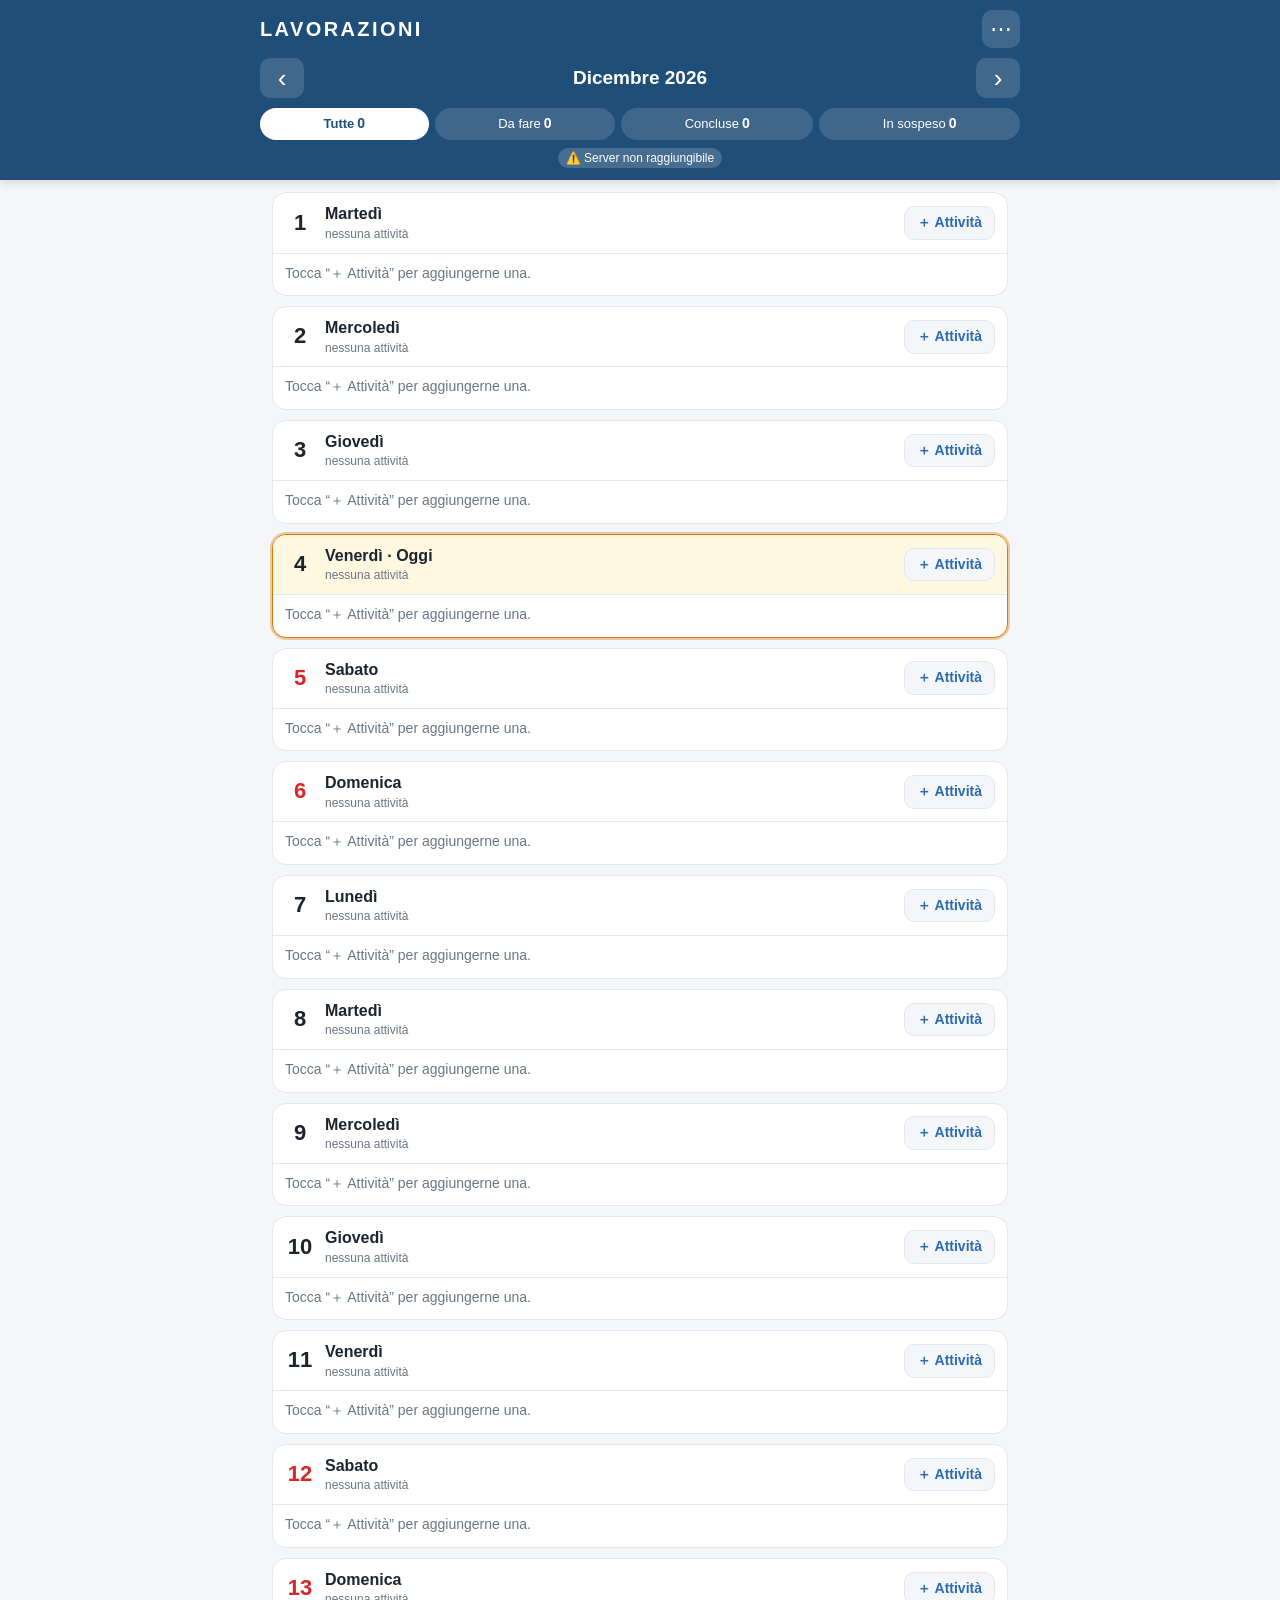
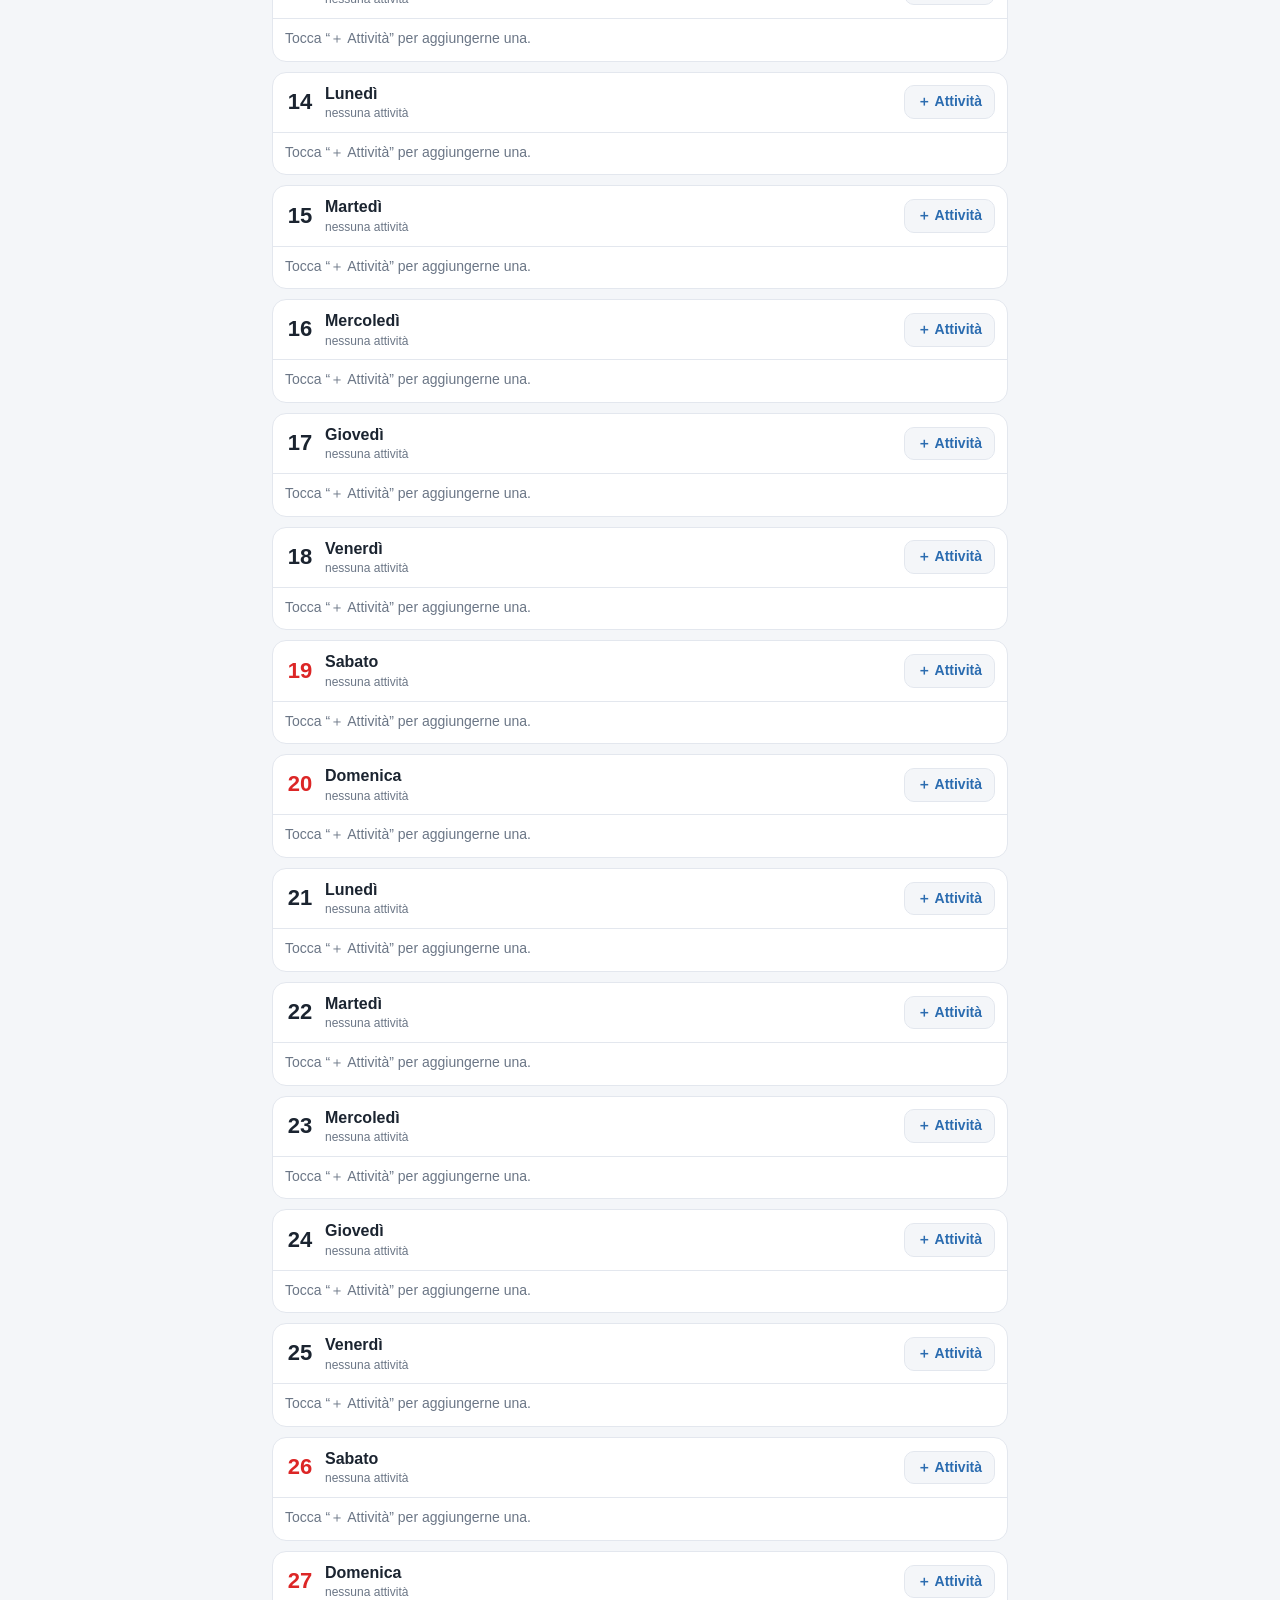
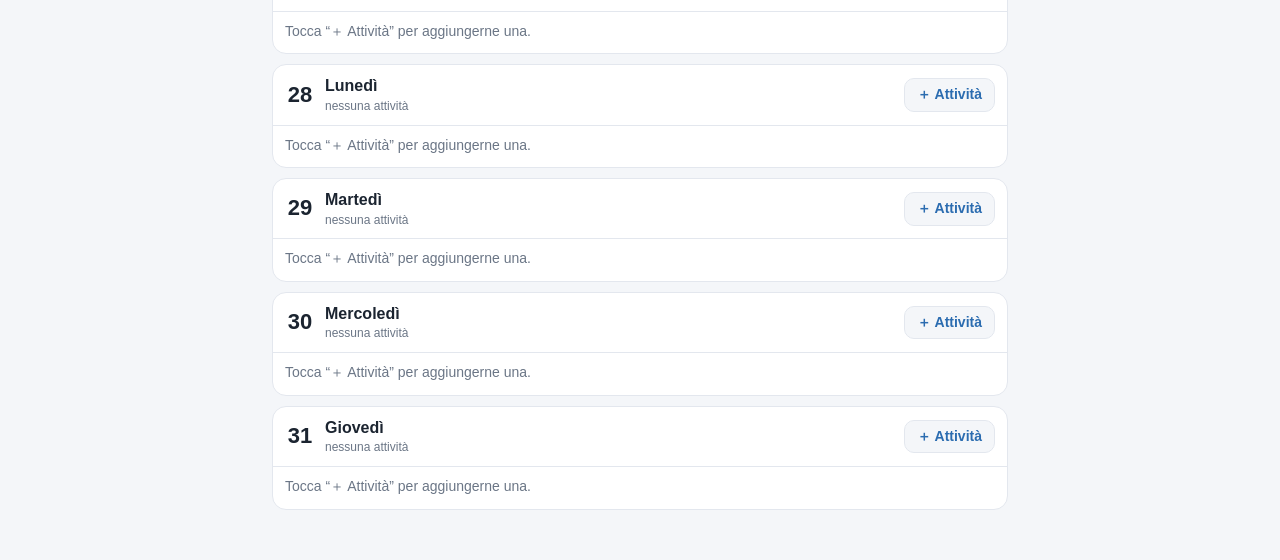
<file: lavorazioni/index.html>
<!doctype html>
<html lang="it">
<head>
  <meta charset="utf-8">
  <meta name="viewport" content="width=device-width, initial-scale=1, viewport-fit=cover">
  <title>LAVORAZIONI</title>
  <meta name="description" content="Le attività del mese, giorno per giorno: da fare, concluse, in sospeso.">
  <meta name="theme-color" content="#1f4e79">
  <meta name="apple-mobile-web-app-capable" content="yes">
  <meta name="mobile-web-app-capable" content="yes">
  <meta name="apple-mobile-web-app-title" content="LAVORAZIONI">
  <meta name="apple-mobile-web-app-status-bar-style" content="black-translucent">
  <link rel="manifest" href="manifest.json">
  <link rel="icon" href="icons/icon.svg" type="image/svg+xml">
  <link rel="apple-touch-icon" href="icons/icon-180.png">
  <link rel="stylesheet" href="style.css">
</head>
<body>
  <header class="top">
    <div class="title-row">
      <h1>LAVORAZIONI</h1>
      <button class="icon-btn" id="menuBtn" aria-label="Menu">⋯</button>
    </div>
    <div class="month-row">
      <button class="nav-btn" id="prevBtn" aria-label="Mese precedente">‹</button>
      <button class="month-label" id="monthLabel" title="Torna a oggi"></button>
      <button class="nav-btn" id="nextBtn" aria-label="Mese successivo">›</button>
    </div>
    <div class="stats" id="stats"></div>
    <button class="sync" id="syncStatus" title="Sincronizza ora"></button>
  </header>

  <main id="days"></main>

  <div class="menu" id="menu" hidden>
    <button data-act="devices">🔗 Collega altri dispositivi</button>
    <button data-act="today">📍 Vai a oggi</button>
    <button data-act="toggleEmpty" id="toggleEmpty"></button>
    <button data-act="copyPending">↪︎ Porta le non concluse al mese dopo</button>
    <button data-act="share">📤 Condividi riepilogo del mese</button>
    <button data-act="export">💾 Salva backup</button>
    <button data-act="import">📂 Ripristina backup</button>
    <button data-act="clearMonth" class="danger">🗑 Svuota questo mese</button>
  </div>
  <input type="file" id="importFile" accept="application/json,.json" hidden>
  <div class="toast" id="toast" hidden></div>

  <script src="vendor/supabase.js"></script>
  <script src="app.js"></script>
</body>
</html>
</file>
<file: lavorazioni/style.css>
:root {
  --bg: #f4f6f9;
  --card: #ffffff;
  --text: #1b2430;
  --muted: #6b7686;
  --line: #e3e7ee;
  --brand: #1f4e79;
  --brand-2: #2b6cb0;
  --todo: #2b6cb0;
  --todo-bg: #e6f0fb;
  --done: #16a34a;
  --done-bg: #e5f6eb;
  --hold: #d97706;
  --hold-bg: #fdf1df;
  --today: #fff8e1;
  --danger: #dc2626;
  color-scheme: light;
}
@media (prefers-color-scheme: dark) {
  :root {
    --bg: #11151b;
    --card: #1a2029;
    --text: #e8edf3;
    --muted: #95a0ae;
    --line: #2a323d;
    --brand: #173a5c;
    --todo: #60a5fa;
    --todo-bg: #1c2d44;
    --done: #4ade80;
    --done-bg: #173323;
    --hold: #fbbf24;
    --hold-bg: #3a2c12;
    --today: #2a2615;
    color-scheme: dark;
  }
}

* { box-sizing: border-box; -webkit-tap-highlight-color: transparent; }
html, body { margin: 0; }
body {
  background: var(--bg);
  color: var(--text);
  font: 16px/1.4 -apple-system, BlinkMacSystemFont, "Segoe UI", Roboto, "Helvetica Neue", Arial, sans-serif;
  padding-bottom: calc(40px + env(safe-area-inset-bottom));
}
button { font: inherit; color: inherit; cursor: pointer; }

/* Intestazione */
.top {
  position: sticky; top: 0; z-index: 10;
  background: var(--brand);
  color: #fff;
  padding: calc(10px + env(safe-area-inset-top)) 16px 12px;
  box-shadow: 0 2px 10px rgba(0,0,0,.15);
}
.title-row { display: flex; align-items: center; justify-content: space-between; max-width: 760px; margin: 0 auto; }
h1 { font-size: 20px; letter-spacing: .12em; margin: 0; font-weight: 800; }
.icon-btn { background: rgba(255,255,255,.15); border: 0; color: #fff; width: 38px; height: 38px; border-radius: 10px; font-size: 22px; line-height: 1; }
.month-row { display: flex; align-items: center; gap: 8px; max-width: 760px; margin: 10px auto 0; }
.nav-btn { background: rgba(255,255,255,.15); border: 0; color: #fff; width: 44px; height: 40px; border-radius: 10px; font-size: 26px; line-height: 1; }
.month-label { flex: 1; background: none; border: 0; color: #fff; font-size: 19px; font-weight: 700; text-transform: capitalize; height: 40px; }
.stats { display: flex; gap: 6px; max-width: 760px; margin: 10px auto 0; overflow-x: auto; scrollbar-width: none; }
.stats::-webkit-scrollbar { display: none; }
.chip {
  flex: 1 0 auto; border: 0; border-radius: 999px; padding: 6px 10px;
  background: rgba(255,255,255,.14); color: #fff; font-size: 13px; white-space: nowrap;
}
.chip b { font-size: 14px; margin-left: 3px; }
.chip.on { background: #fff; color: var(--brand); font-weight: 600; }
@media (prefers-color-scheme: dark) { .chip.on { color: #173a5c; } }

/* Giorni */
main { max-width: 760px; margin: 0 auto; padding: 12px 12px 0; }
.day {
  background: var(--card); border: 1px solid var(--line); border-radius: 14px;
  margin-bottom: 10px; overflow: hidden;
}
.day.is-today { border-color: var(--hold); box-shadow: 0 0 0 2px color-mix(in srgb, var(--hold) 35%, transparent); }
.day.is-today .day-head { background: var(--today); }
.day.weekend .day-num { color: var(--danger); }
.day-head {
  display: flex; align-items: center; gap: 10px; padding: 10px 12px;
  border-bottom: 1px solid var(--line);
}
.day-num { font-size: 22px; font-weight: 800; min-width: 30px; text-align: center; }
.day-name { flex: 1; font-weight: 600; text-transform: capitalize; }
.day-name small { display: block; color: var(--muted); font-weight: 400; font-size: 12px; text-transform: none; }
.add-btn {
  border: 1px solid var(--line); background: var(--bg); border-radius: 10px;
  padding: 6px 12px; font-size: 14px; color: var(--brand-2); font-weight: 600;
}
@media (prefers-color-scheme: dark) { .add-btn { color: var(--todo); } }

.cols {
  display: grid; grid-template-columns: 1fr repeat(3, 54px); gap: 4px;
  padding: 6px 10px 0 12px; font-size: 10.5px; color: var(--muted); text-align: center;
  text-transform: uppercase; letter-spacing: .02em; font-weight: 600;
}
.cols span:first-child { text-align: left; }

.task {
  display: grid; grid-template-columns: 1fr repeat(3, 54px); gap: 4px; align-items: center;
  padding: 6px 10px 6px 12px; border-top: 1px solid var(--line);
}
.cols + .task { border-top: 0; }
.task-text {
  min-width: 0; border: 0; background: none; padding: 6px 4px; border-radius: 8px;
  font-size: 15.5px; color: var(--text); width: 100%; resize: none; overflow: hidden;
  font-family: inherit; line-height: 1.35;
}
.task-text:focus { outline: 2px solid var(--brand-2); background: var(--bg); }
.task.st-done .task-text { color: var(--muted); text-decoration: line-through; }

.box {
  display: flex; flex-direction: column; align-items: center; gap: 2px;
  border: 0; background: none; padding: 2px 0;
}
.box i {
  width: 34px; height: 34px; border-radius: 9px; border: 2px solid var(--line);
  display: grid; place-items: center; font-style: normal; font-size: 19px; font-weight: 800;
  background: var(--card); transition: transform .1s;
}
.box:active i { transform: scale(.9); }
.box span { font-size: 9.5px; color: var(--muted); line-height: 1.1; }
.box.todo.on i { border-color: var(--todo); background: var(--todo-bg); color: var(--todo); }
.box.done.on i { border-color: var(--done); background: var(--done-bg); color: var(--done); }
.box.hold.on i { border-color: var(--hold); background: var(--hold-bg); color: var(--hold); }
.box.on span { color: var(--text); font-weight: 600; }

.empty { padding: 10px 12px 12px; color: var(--muted); font-size: 14px; }
.month-empty { text-align: center; color: var(--muted); padding: 40px 20px; }

/* Riga di inserimento */
.new-row { display: flex; gap: 8px; padding: 8px 10px 10px 12px; border-top: 1px solid var(--line); }
.new-row input {
  flex: 1; min-width: 0; font: inherit; padding: 9px 10px; border-radius: 10px;
  border: 1px solid var(--line); background: var(--bg); color: var(--text);
}
.new-row input:focus { outline: 2px solid var(--brand-2); }
.new-row button { border: 0; border-radius: 10px; padding: 0 14px; background: var(--brand-2); color: #fff; font-weight: 600; }

/* Menu */
.menu {
  position: fixed; top: calc(56px + env(safe-area-inset-top)); right: 12px; z-index: 30;
  background: var(--card); border: 1px solid var(--line); border-radius: 14px;
  box-shadow: 0 10px 30px rgba(0,0,0,.2); padding: 6px; min-width: 260px; max-width: calc(100vw - 24px);
}
.menu button { display: block; width: 100%; text-align: left; border: 0; background: none; padding: 11px 12px; border-radius: 10px; font-size: 15px; }
.menu button:active, .menu button:hover { background: var(--bg); }
.menu .danger { color: var(--danger); }

/* Foglio azioni attività */
.sheet-back { position: fixed; inset: 0; background: rgba(0,0,0,.35); z-index: 40; display: flex; align-items: flex-end; justify-content: center; }
.sheet {
  background: var(--card); width: 100%; max-width: 520px; border-radius: 18px 18px 0 0;
  padding: 14px 14px calc(14px + env(safe-area-inset-bottom));
}
.sheet h3 { margin: 4px 4px 12px; font-size: 15px; color: var(--muted); font-weight: 600; word-break: break-word; }
.sheet button { display: block; width: 100%; border: 0; background: var(--bg); padding: 13px; border-radius: 12px; margin-bottom: 8px; font-size: 16px; text-align: left; }
.sheet .danger { color: var(--danger); }
.sheet .cancel { text-align: center; font-weight: 600; }

.toast {
  position: fixed; left: 50%; bottom: calc(20px + env(safe-area-inset-bottom)); transform: translateX(-50%);
  background: #1b2430; color: #fff; padding: 10px 16px; border-radius: 12px; z-index: 50; font-size: 14px;
  max-width: calc(100vw - 32px); box-shadow: 0 6px 20px rgba(0,0,0,.25);
}

/* Stato della sincronizzazione */
.sync {
  display: block; margin: 8px auto 0; border: 0; background: none; color: rgba(255,255,255,.85);
  font-size: 12px; padding: 2px 8px; border-radius: 999px; max-width: 760px;
}
.sync.off { background: rgba(255,255,255,.18); color: #fff; }

/* Finestra "Collega altri dispositivi" */
.dialog-back { position: fixed; inset: 0; background: rgba(0,0,0,.4); z-index: 40; display: flex; align-items: center; justify-content: center; padding: 16px; }
.dialog {
  background: var(--card); width: 100%; max-width: 440px; border-radius: 18px; padding: 18px;
  max-height: calc(100vh - 32px); overflow-y: auto;
}
.dialog h2 { margin: 0 0 8px; font-size: 18px; }
.dialog p { margin: 8px 0; color: var(--muted); font-size: 14px; }
.dialog .hint { font-size: 12px; }
.dialog hr { border: 0; border-top: 1px solid var(--line); margin: 14px 0; }
.code-box {
  font: 600 16px/1.3 ui-monospace, Menlo, Consolas, monospace; letter-spacing: .04em; text-align: center;
  background: var(--bg); border: 1px dashed var(--line); border-radius: 12px; padding: 12px 8px; margin: 10px 0; word-break: break-all;
}
.dialog button { display: block; width: 100%; border: 0; background: var(--bg); padding: 12px; border-radius: 12px; margin-top: 8px; font-size: 15px; }
.dialog button.primary { background: var(--brand-2); color: #fff; font-weight: 600; }
.dialog .cancel { font-weight: 600; }
.dialog input {
  width: 100%; font: 600 15px ui-monospace, Menlo, Consolas, monospace; padding: 11px; border-radius: 10px;
  border: 1px solid var(--line); background: var(--bg); color: var(--text); text-transform: uppercase;
}
</file>
